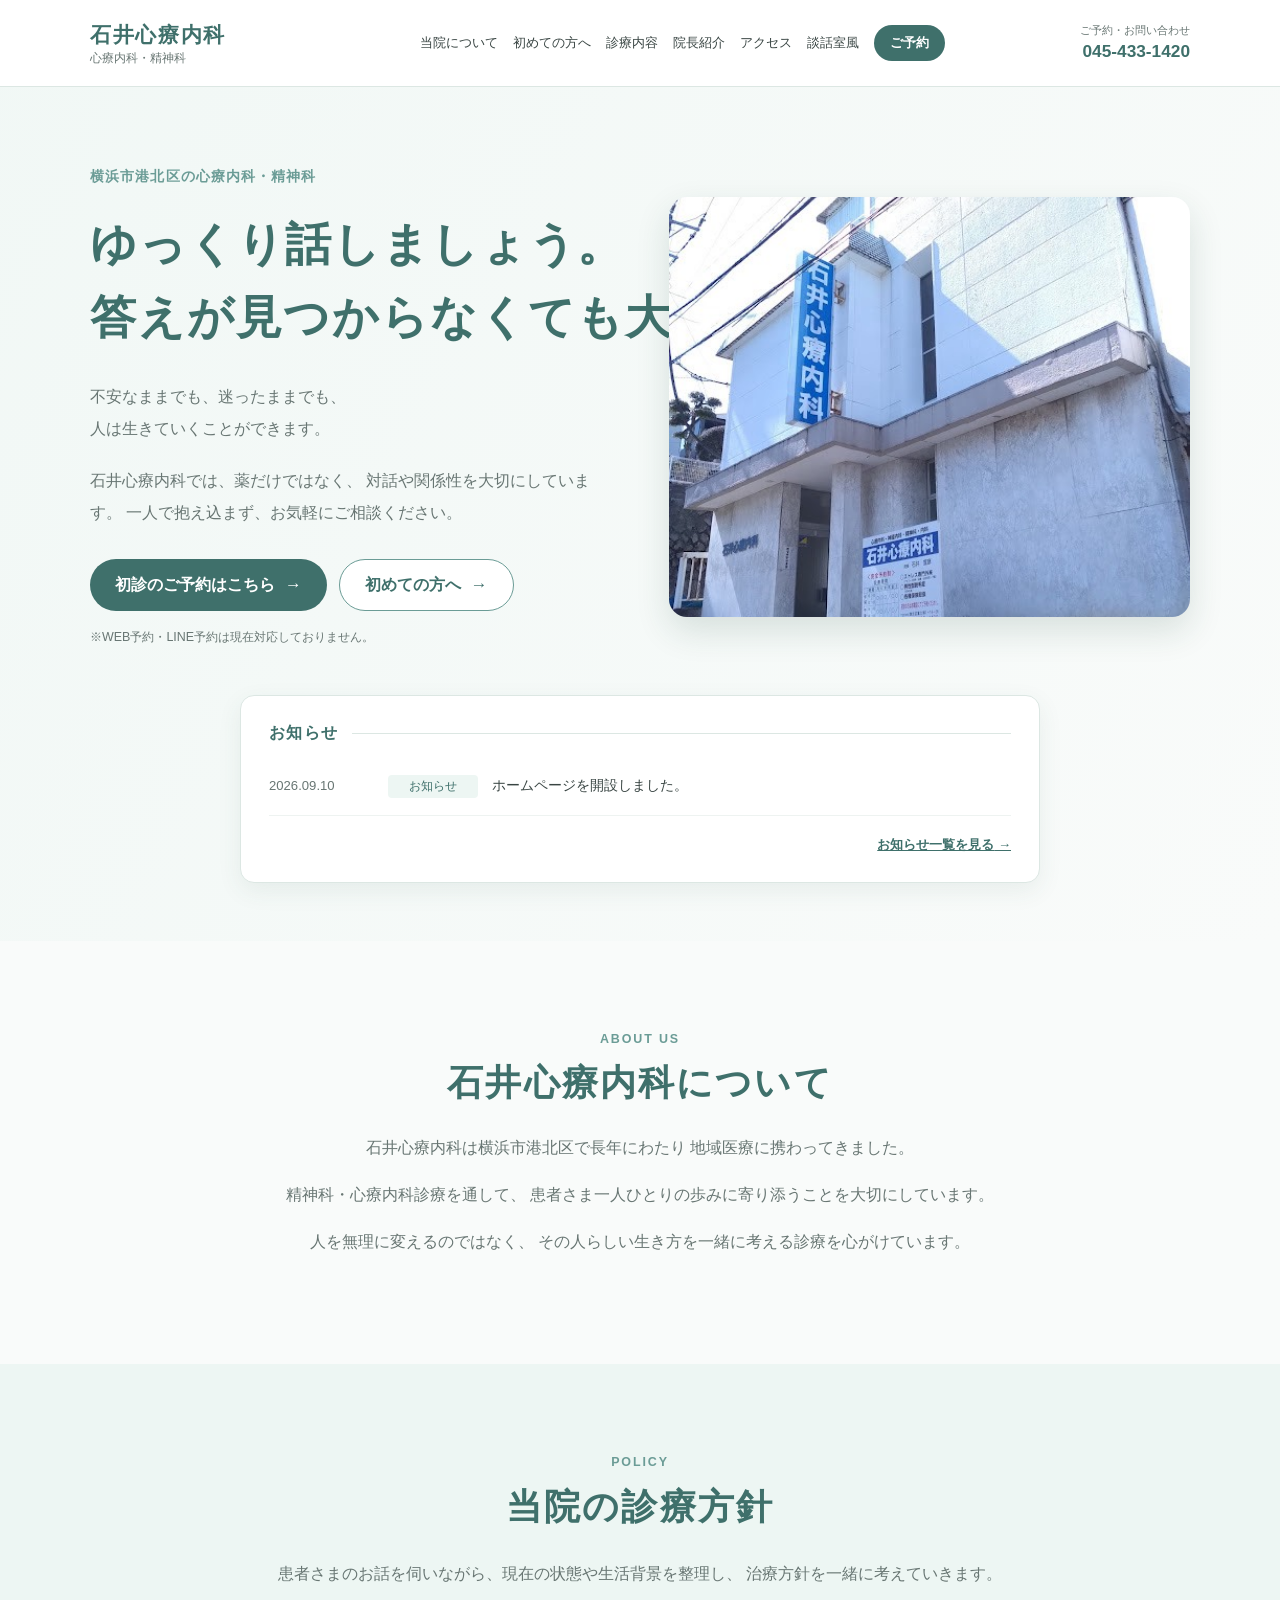
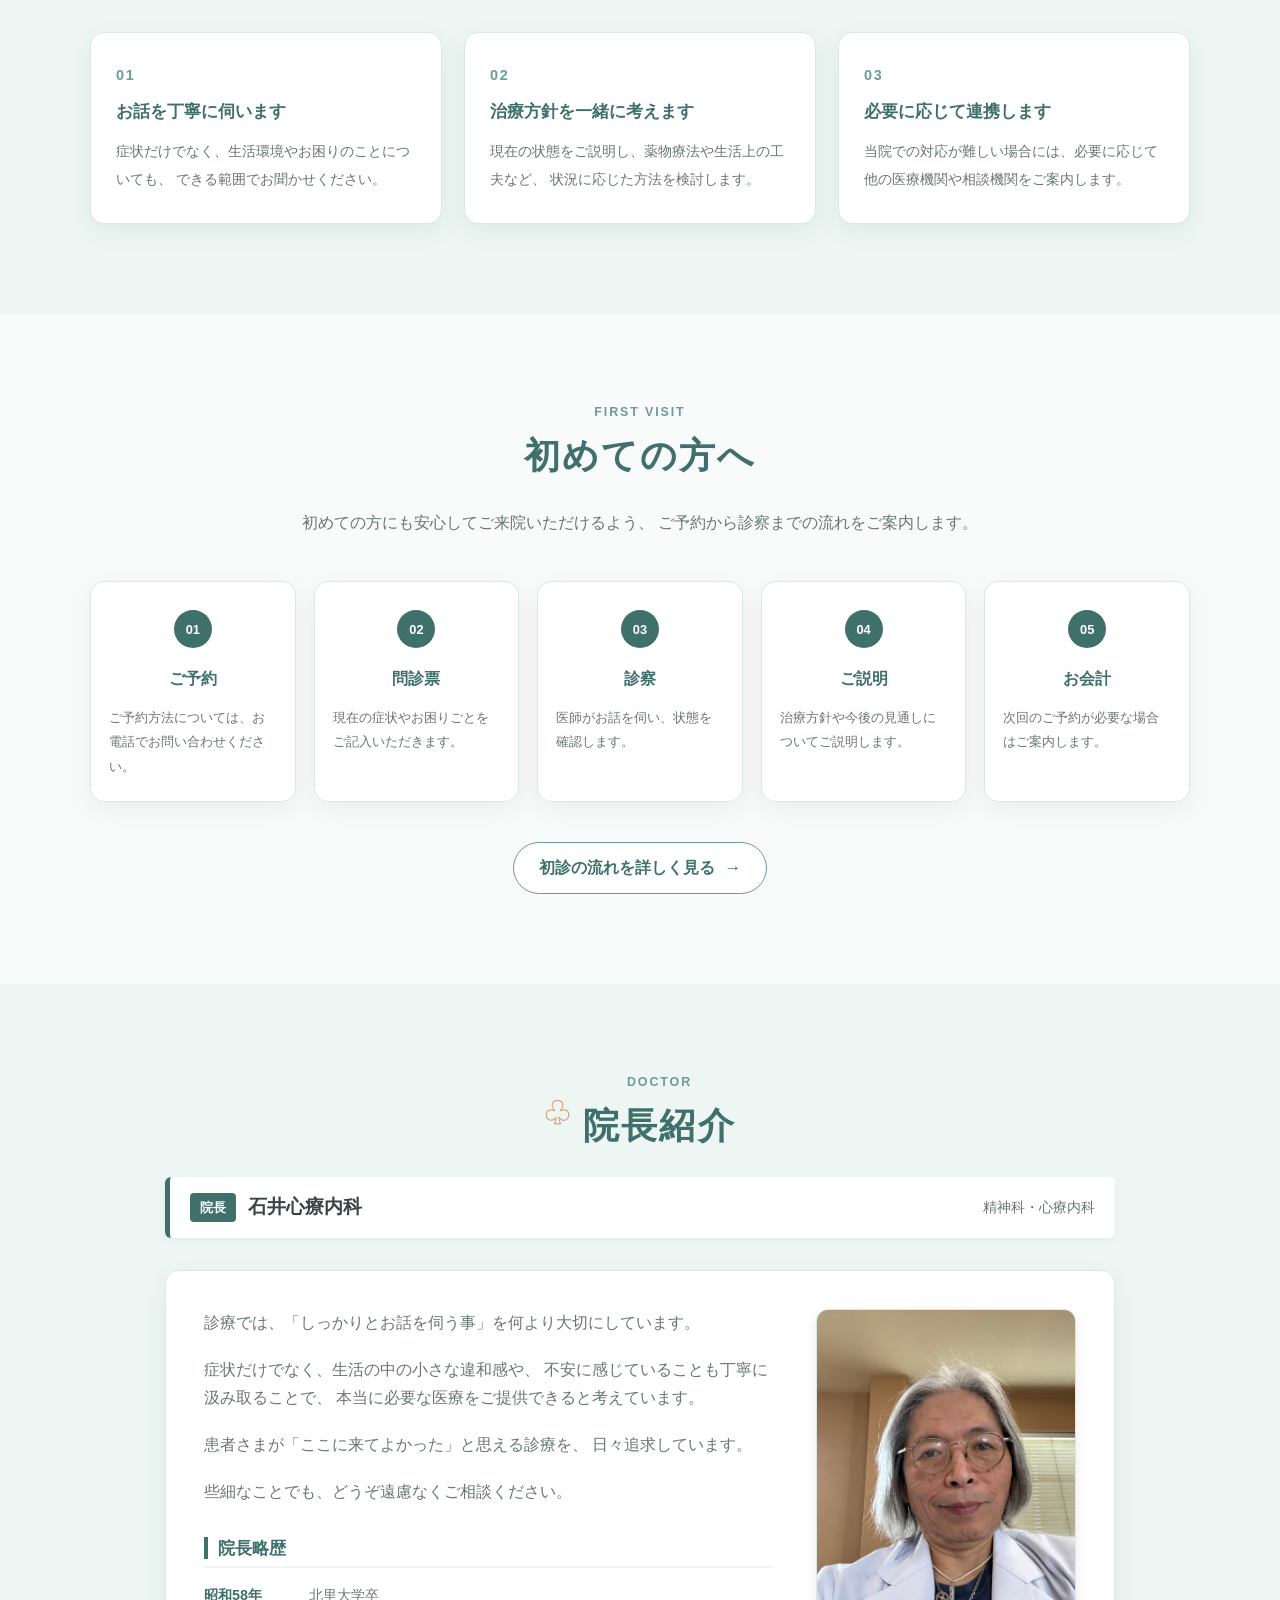
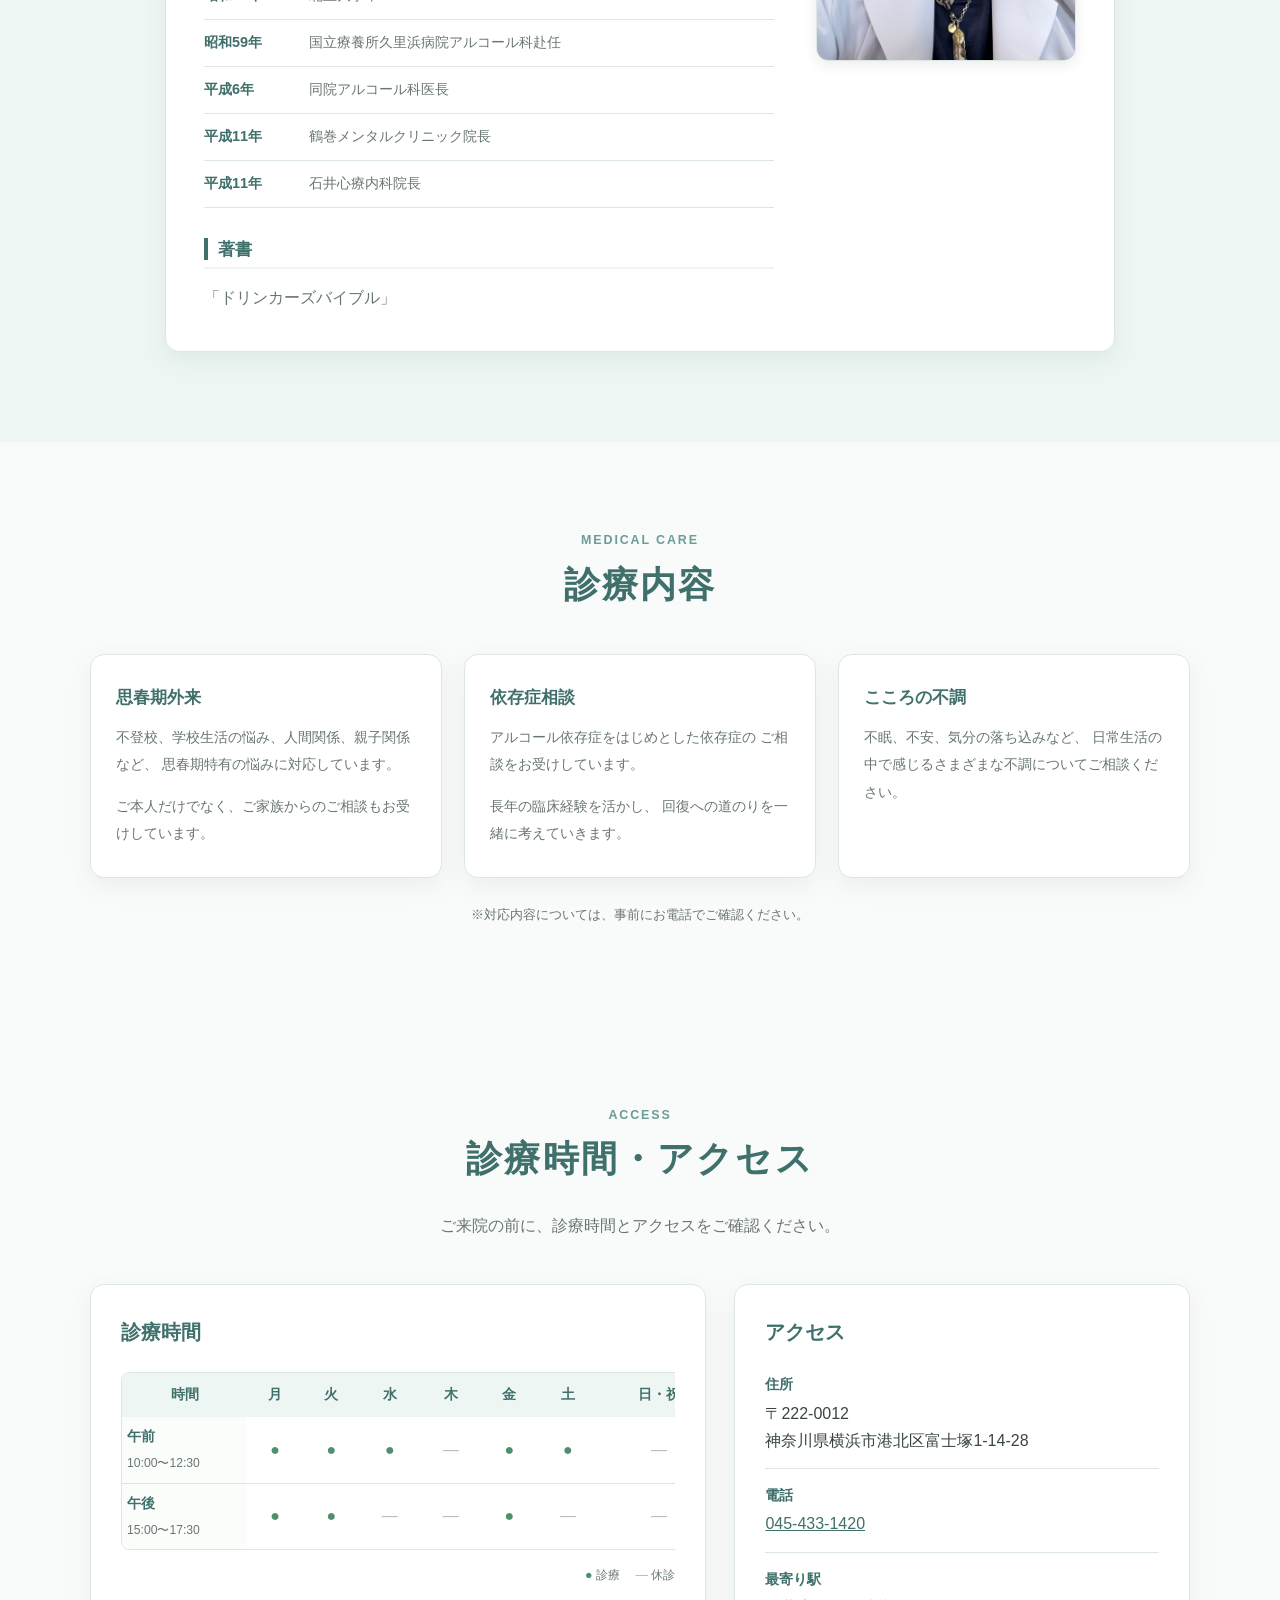
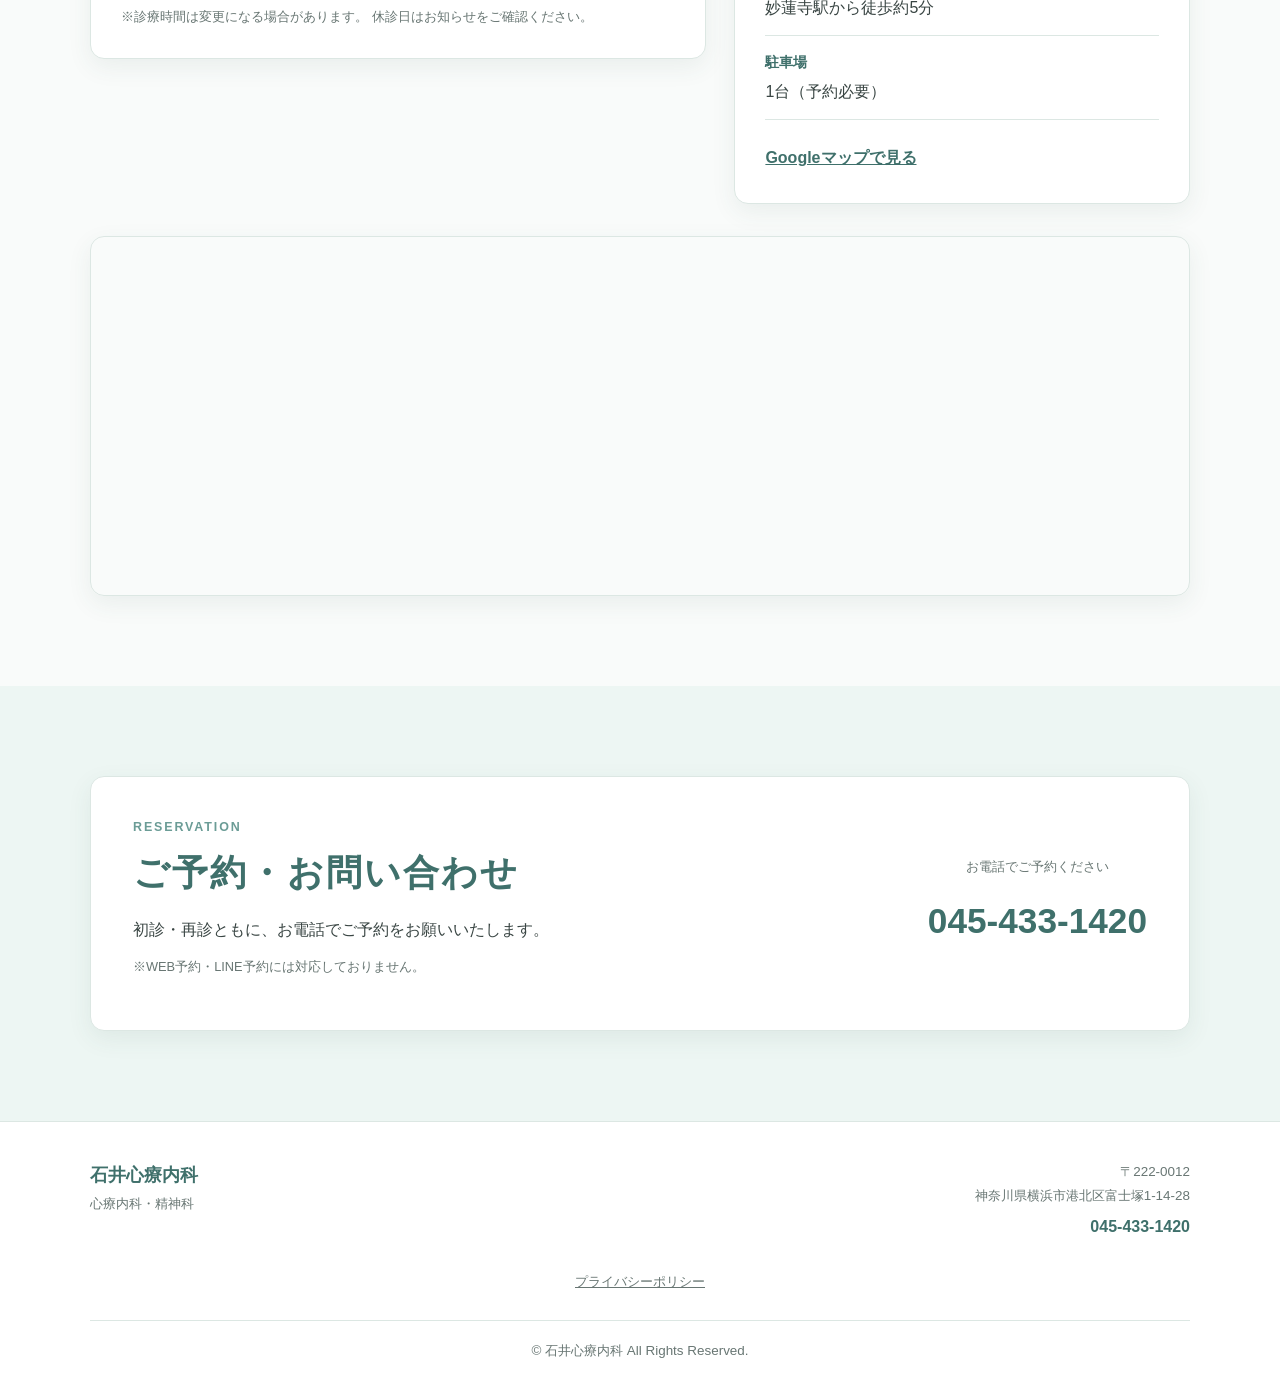
<file: index.html>
<!DOCTYPE html>
<html lang="ja">
<head>
  <meta charset="UTF-8">
  <meta name="viewport" content="width=device-width, initial-scale=1.0">

  <title>石井心療内科｜横浜市港北区の精神科・心療内科</title>

  <meta
    name="description"
    content="石井心療内科は横浜市港北区で地域医療に携わる精神科・心療内科です。患者さま一人ひとりのお話を伺い、その人らしい生き方を一緒に考える診療を心がけています。"
  >

  <!-- OGP設定 -->
  <meta property="og:type" content="website">
  <meta property="og:site_name" content="石井心療内科">
  <meta property="og:title" content="石井心療内科｜横浜市港北区の精神科・心療内科">
  <meta
    property="og:description"
    content="横浜市港北区の石井心療内科です。精神科・心療内科のご相談をお受けしています。"
  >
  <meta property="og:url" content="https://実際のドメイン.example/">
  <meta property="og:image" content="https://実際のドメイン.example/ogp.jpg">
  <meta property="og:locale" content="ja_JP">

  <meta name="twitter:card" content="summary_large_image">
  <meta name="twitter:title" content="石井心療内科｜横浜市港北区の精神科・心療内科">
  <meta
    name="twitter:description"
    content="横浜市港北区の石井心療内科です。精神科・心療内科のご相談をお受けしています。"
  >
  <meta name="twitter:image" content="https://実際のドメイン.example/ogp.jpg">

  <link rel="stylesheet" href="style.css">
</head>

<body>

  <!-- ヘッダー -->
  <header class="site-header">
    <div class="container header-inner">

      <div class="site-logo">
        <a href="index.html">
          <strong>石井心療内科</strong>
          <span>心療内科・精神科</span>
        </a>
      </div>

      <nav class="global-nav" aria-label="メインメニュー">
        <ul>
          <li><a href="#about">当院について</a></li>
          <li><a href="#first">初めての方へ</a></li>
          <li><a href="#medical">診療内容</a></li>
          <li><a href="#doctor">院長紹介</a></li>
          <li><a href="#access">アクセス</a></li>
          <li>
            <a href="danwashitsu.html">談話室風</a>
          </li>
          <li>
            <a href="#reservation" class="nav-reservation">ご予約</a>
          </li>
        </ul>
      </nav>

      <div class="header-contact">
        <span>ご予約・お問い合わせ</span>
        <a href="tel:0454331420">045-433-1420</a>
      </div>

    </div>
  </header>

  <main>

    <!-- メインビジュアル -->
    <section class="hero">
      <div class="container">

        <div class="hero-grid">

          <div class="hero-content">
            <p class="hero-label">横浜市港北区の心療内科・精神科</p>

 <h1>
  <span class="hero-heading-line">ゆっくり話しましょう。</span><br>
  <span class="hero-heading-line">答えが見つからなくても大丈夫です。</span>
</h1>
            <p class="hero-text">
              不安なままでも、迷ったままでも、<br>
              人は生きていくことができます。
            </p>

            <p class="hero-text">
              石井心療内科では、薬だけではなく、
              対話や関係性を大切にしています。
              一人で抱え込まず、お気軽にご相談ください。
            </p>

            <div class="hero-buttons">
              <a href="#reservation" class="button button-primary">
                初診のご予約はこちら
              </a>

              <a href="#first" class="button button-secondary">
                初めての方へ
              </a>
            </div>

            <p class="hero-note">
              ※WEB予約・LINE予約は現在対応しておりません。
            </p>
          </div>

          <div class="hero-image">
            <img
              src="exterior.jpg"
              alt="石井心療内科の外観"
            >
          </div>

        </div>

        <!-- お知らせ -->
        <div class="news-box" aria-labelledby="news-title">
          <div class="news-heading">
            <h2 id="news-title">お知らせ</h2>
            <span class="news-heading-line"></span>
          </div>

          <ul class="news-list">
            <li class="news-item">
              <time datetime="2026-09-10">2026.09.10</time>
              <span class="news-label">お知らせ</span>
              <p>ホームページを開設しました。</p>
            </li>
          </ul>

          <div class="news-more">
            <a href="news.html">お知らせ一覧を見る</a>
          </div>
        </div>

      </div>
    </section>

    <!-- 当院について -->
    <section class="section about-section" id="about">
      <div class="container">
        <p class="section-label">ABOUT US</p>
        <h2 class="section-title">石井心療内科について</h2>

        <div class="section-text">
          <p>
            石井心療内科は横浜市港北区で長年にわたり
            地域医療に携わってきました。
          </p>

          <p>
            精神科・心療内科診療を通して、
            患者さま一人ひとりの歩みに寄り添うことを大切にしています。
          </p>

          <p>
            人を無理に変えるのではなく、
            その人らしい生き方を一緒に考える診療を心がけています。
          </p>
        </div>
      </div>
    </section>

    <!-- 診療方針 -->
    <section class="section policy-section">
      <div class="container">
        <p class="section-label">POLICY</p>
        <h2 class="section-title">当院の診療方針</h2>

        <p class="section-lead">
          患者さまのお話を伺いながら、現在の状態や生活背景を整理し、
          治療方針を一緒に考えていきます。
        </p>

        <div class="policy-grid">

          <article class="policy-card">
            <span class="policy-number">01</span>
            <h3>お話を丁寧に伺います</h3>
            <p>
              症状だけでなく、生活環境やお困りのことについても、
              できる範囲でお聞かせください。
            </p>
          </article>

          <article class="policy-card">
            <span class="policy-number">02</span>
            <h3>治療方針を一緒に考えます</h3>
            <p>
              現在の状態をご説明し、薬物療法や生活上の工夫など、
              状況に応じた方法を検討します。
            </p>
          </article>

          <article class="policy-card">
            <span class="policy-number">03</span>
            <h3>必要に応じて連携します</h3>
            <p>
              当院での対応が難しい場合には、必要に応じて
              他の医療機関や相談機関をご案内します。
            </p>
          </article>

        </div>
      </div>
    </section>

    <!-- 初めての方へ -->
    <section class="section first-section" id="first">
      <div class="container">
        <p class="section-label">FIRST VISIT</p>
        <h2 class="section-title">初めての方へ</h2>

        <p class="section-lead">
          初めての方にも安心してご来院いただけるよう、
          ご予約から診察までの流れをご案内します。
        </p>

        <div class="flow">

          <article class="flow-item">
            <span class="flow-number">01</span>
            <h3>ご予約</h3>
            <p>ご予約方法については、お電話でお問い合わせください。</p>
          </article>

          <article class="flow-item">
            <span class="flow-number">02</span>
            <h3>問診票</h3>
            <p>現在の症状やお困りごとをご記入いただきます。</p>
          </article>

          <article class="flow-item">
            <span class="flow-number">03</span>
            <h3>診察</h3>
            <p>医師がお話を伺い、状態を確認します。</p>
          </article>

          <article class="flow-item">
            <span class="flow-number">04</span>
            <h3>ご説明</h3>
            <p>治療方針や今後の見通しについてご説明します。</p>
          </article>

          <article class="flow-item">
            <span class="flow-number">05</span>
            <h3>お会計</h3>
            <p>次回のご予約が必要な場合はご案内します。</p>
          </article>

        </div>

        <div class="center-button">
          <a href="first-visit.html" class="button button-secondary">
            初診の流れを詳しく見る
          </a>
        </div>
      </div>
    </section>

    <!-- 院長紹介 -->
    <section class="section doctor-section" id="doctor">
      <div class="container">

        <div class="doctor-heading">
          <span class="doctor-heading-icon" aria-hidden="true">♧</span>
          <div>
            <p class="section-label">DOCTOR</p>
            <h2 class="section-title">院長紹介</h2>
          </div>
        </div>

        <div class="doctor-name-bar">
          <span class="doctor-name-label">院長</span>
          <strong>石井心療内科</strong>
          <span class="doctor-specialty">精神科・心療内科</span>
        </div>

        <div class="doctor-layout">

          <div class="doctor-photo-wrap">
            <div class="doctor-photo">
              <img
                src="doctor.jpg"
                alt="石井心療内科 院長"
                loading="lazy"
              >
            </div>
          </div>

          <div class="doctor-content">

            <div class="doctor-message">
              <p>
                診療では、「しっかりとお話を伺う事」を何より大切にしています。
              </p>

              <p>
                症状だけでなく、生活の中の小さな違和感や、
                不安に感じていることも丁寧に汲み取ることで、
                本当に必要な医療をご提供できると考えています。
              </p>

              <p>
                患者さまが「ここに来てよかった」と思える診療を、
                日々追求しています。
              </p>

              <p>
                些細なことでも、どうぞ遠慮なくご相談ください。
              </p>
            </div>

            <div class="doctor-subheading">
              <h3>院長略歴</h3>
            </div>

            <div class="doctor-career">
              <div class="career-row">
                <span class="career-year">昭和58年</span>
                <span>北里大学卒</span>
              </div>

              <div class="career-row">
                <span class="career-year">昭和59年</span>
                <span>国立療養所久里浜病院アルコール科赴任</span>
              </div>

              <div class="career-row">
                <span class="career-year">平成6年</span>
                <span>同院アルコール科医長</span>
              </div>

              <div class="career-row">
                <span class="career-year">平成11年</span>
                <span>鶴巻メンタルクリニック院長</span>
              </div>

              <div class="career-row">
                <span class="career-year">平成11年</span>
                <span>石井心療内科院長</span>
              </div>
            </div>

            <div class="doctor-subheading book-heading">
              <h3>著書</h3>
            </div>

            <p class="doctor-book">
              「ドリンカーズバイブル」
            </p>

          </div>
        </div>
      </div>
    </section>

    <!-- 診療内容 -->
    <section class="section medical-section" id="medical">
      <div class="container">
        <p class="section-label">MEDICAL CARE</p>
        <h2 class="section-title">診療内容</h2>

        <div class="medical-grid">

          <article class="medical-card">
            <h3>思春期外来</h3>
            <p>
              不登校、学校生活の悩み、人間関係、親子関係など、
              思春期特有の悩みに対応しています。
            </p>
            <p>
              ご本人だけでなく、ご家族からのご相談もお受けしています。
            </p>
          </article>

          <article class="medical-card">
            <h3>依存症相談</h3>
            <p>
              アルコール依存症をはじめとした依存症の
              ご相談をお受けしています。
            </p>
            <p>
              長年の臨床経験を活かし、
              回復への道のりを一緒に考えていきます。
            </p>
          </article>

          <article class="medical-card">
            <h3>こころの不調</h3>
            <p>
              不眠、不安、気分の落ち込みなど、
              日常生活の中で感じるさまざまな不調についてご相談ください。
            </p>
          </article>

        </div>

        <p class="medical-note">
          ※対応内容については、事前にお電話でご確認ください。
        </p>
      </div>
    </section>

    <!-- 診療時間・アクセス -->
    <section class="section access-section" id="access">
      <div class="container">

        <p class="section-label">ACCESS</p>
        <h2 class="section-title">診療時間・アクセス</h2>

        <p class="section-lead">
          ご来院の前に、診療時間とアクセスをご確認ください。
        </p>

        <div class="clinic-info">

          <!-- 診療時間 -->
          <div class="info-card">
            <h3>診療時間</h3>

            <div class="table-wrap">
              <table class="hours-table">
                <caption class="visually-hidden">
                  石井心療内科の診療時間
                </caption>

                <thead>
                  <tr>
                    <th scope="col">時間</th>
                    <th scope="col">月</th>
                    <th scope="col">火</th>
                    <th scope="col">水</th>
                    <th scope="col">木</th>
                    <th scope="col">金</th>
                    <th scope="col">土</th>
                    <th scope="col">日・祝</th>
                  </tr>
                </thead>

                <tbody>
                  <tr>
                    <th scope="row">
                      <span class="period-name">午前</span>
                      <span class="period-time">10:00〜12:30</span>
                    </th>
                    <td>●</td>
                    <td>●</td>
                    <td>●</td>
                    <td class="closed">—</td>
                    <td>●</td>
                    <td>●</td>
                    <td class="closed">—</td>
                  </tr>

                  <tr>
                    <th scope="row">
                      <span class="period-name">午後</span>
                      <span class="period-time">15:00〜17:30</span>
                    </th>
                    <td>●</td>
                    <td>●</td>
                    <td class="closed">—</td>
                    <td class="closed">—</td>
                    <td>●</td>
                    <td class="closed">—</td>
                    <td class="closed">—</td>
                  </tr>
                </tbody>
              </table>
            </div>

            <p class="hours-legend">
              <span class="open-mark">●</span> 診療　
              <span class="closed-mark">—</span> 休診
            </p>

            <p class="table-note">
              ※診療時間は変更になる場合があります。
              休診日はお知らせをご確認ください。
            </p>
          </div>

          <!-- アクセス -->
          <div class="info-card">
            <h3>アクセス</h3>

            <ul class="access-list">
              <li>
                <strong>住所</strong>
                <span>
                  〒222-0012<br>
                  神奈川県横浜市港北区富士塚1-14-28
                </span>
              </li>

              <li>
                <strong>電話</strong>
                <a href="tel:0454331420">045-433-1420</a>
              </li>

              <li>
                <strong>最寄り駅</strong>
                <span>妙蓮寺駅から徒歩約5分</span>
              </li>

              <li>
                <strong>駐車場</strong>
                <span>1台（予約必要）</span>
              </li>
            </ul>

            <a
              href="https://www.google.com/maps/search/?api=1&amp;query=神奈川県横浜市港北区富士塚1-14-28"
              class="map-link"
              target="_blank"
              rel="noopener noreferrer"
            >
              Googleマップで見る
            </a>
          </div>

        </div>

        <!-- 地図 -->
        <div class="clinic-map-wrap">
          <iframe
            src="https://www.google.com/maps/embed?pb=!1m18!1m12!1m3!1d10924.898500518539!2d139.6306958219644!3d35.50448205517649!2m3!1f0!2f0!3f0!3m2!1i1024!2i768!4f13.1!3m3!1m2!1s0x60185e954b4b5c3b%3A0x1f6b4f3c7ad97086!2z44CSMjIyLTAwMTIg56We5aWI5bed55yM5qiq5rWc5biC5riv5YyX5Yy65a-M5aOr5aGa77yR5LiB55uu77yR77yU4oiS77yS77yY!5e0!3m2!1sja!2sjp!4v1789283203711!5m2!1sja!2sjp"
            title="石井心療内科の所在地"
            loading="lazy"
            allowfullscreen
            referrerpolicy="strict-origin-when-cross-origin"
          ></iframe>
        </div>

      </div>
    </section>

    <!-- ご予約 -->
    <section class="section reservation-section" id="reservation">
      <div class="container">

        <div class="reservation-box">
          <div>
            <p class="section-label">RESERVATION</p>
            <h2 class="section-title">ご予約・お問い合わせ</h2>

            <p>
              初診・再診ともに、お電話でご予約をお願いいたします。
            </p>

            <p class="reservation-note">
              ※WEB予約・LINE予約には対応しておりません。
            </p>
          </div>

          <div class="reservation-contact">
            <p>お電話でご予約ください</p>
            <a href="tel:0454331420" class="reservation-tel">
              045-433-1420
            </a>
          </div>
        </div>

      </div>
    </section>

  </main>

  <!-- フッター -->
  <footer class="site-footer">
    <div class="container">

      <div class="footer-inner">
        <div>
          <strong>石井心療内科</strong>
          <p>心療内科・精神科</p>
        </div>

        <div class="footer-contact">
          <p>〒222-0012</p>
          <p>神奈川県横浜市港北区富士塚1-14-28</p>
          <a href="tel:0454331420">045-433-1420</a>
        </div>
      </div>

      <div class="footer-links">
        <a href="privacy-policy.html">プライバシーポリシー</a>
      </div>

      <p class="copyright">
        &copy; 石井心療内科 All Rights Reserved.
      </p>

    </div>
  </footer>

  <!-- スマートフォン用電話ボタン -->
  <a href="tel:0454331420" class="mobile-call-button">
    <span aria-hidden="true">☎</span>
    電話で予約する
  </a>

</body>
</html>
</file>
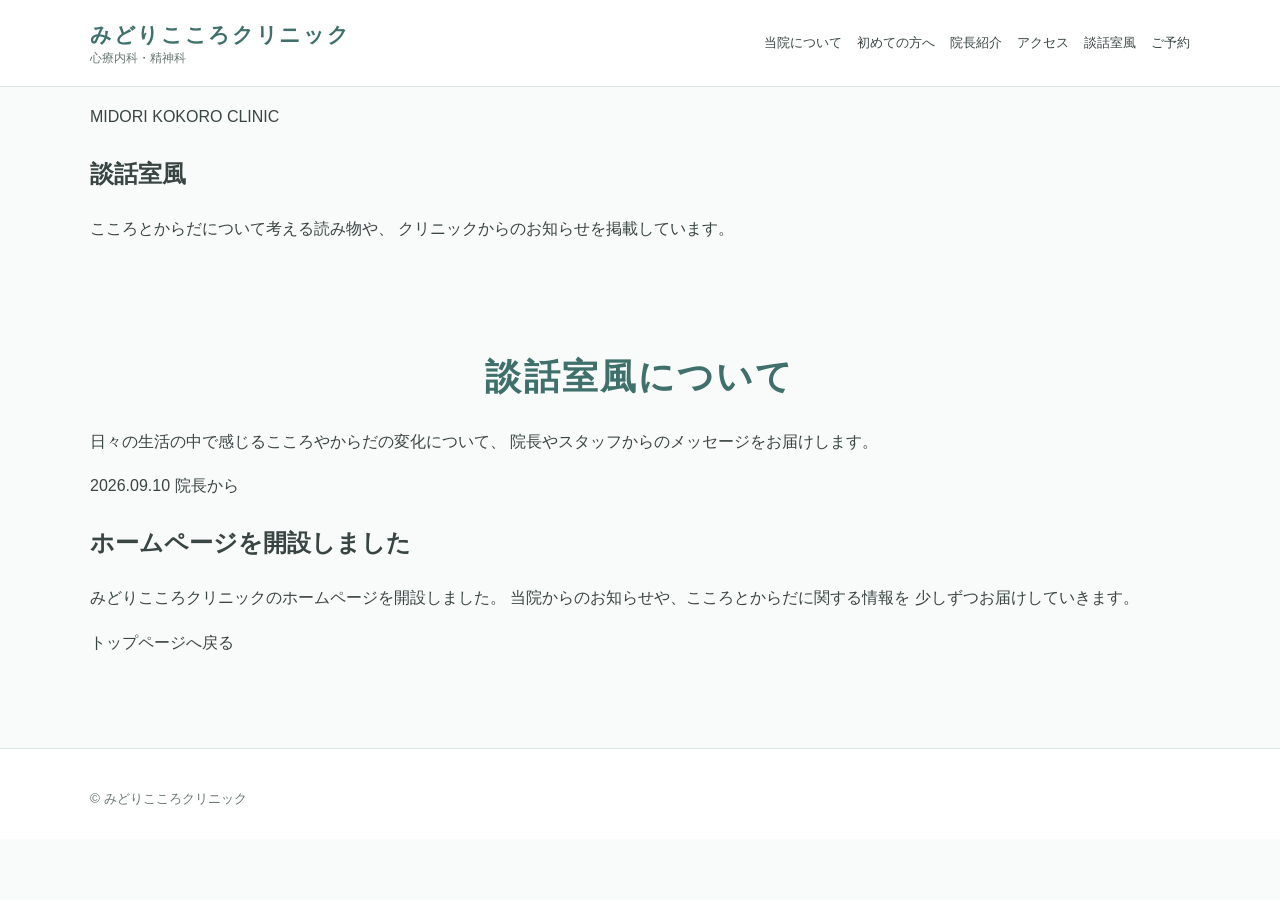
<file: danwashitu huu.html>
<!DOCTYPE html>

<html lang="ja">

<head>

  <meta charset="UTF-8">

  <meta name="viewport" content="width=device-width, initial-scale=1.0">



  <title>談話室風｜みどりこころクリニック</title>



  <meta

    name="description"

    content="みどりこころクリニックの談話室風。こころとからだに関する読み物や、院内からのお知らせを掲載しています。"

  >



  <link rel="stylesheet" href="style.css">

</head>



<body>



  <!-- ヘッダー -->

  <header class="site-header">

    <div class="container">

      <div class="site-logo">

        <a href="index.html">

          <strong>みどりこころクリニック</strong>

          <span>心療内科・精神科</span>

        </a>

      </div>



      <nav class="global-nav" aria-label="メインメニュー">

        <ul>

          <li><a href="index.html#about">当院について</a></li>

          <li><a href="first-visit.html">初めての方へ</a></li>

          <li><a href="index.html#doctor">院長紹介</a></li>

          <li><a href="index.html#access">アクセス</a></li>



          <li class="nav-talk-room">

            <a href="danwashitsu.html" aria-current="page">

              談話室風

            </a>

          </li>



          <li><a href="index.html#reservation">ご予約</a></li>

        </ul>

      </nav>

    </div>

  </header>



  <main>



    <!-- ページタイトル -->

    <section class="page-hero">

      <div class="container">

        <p class="page-label">MIDORI KOKORO CLINIC</p>



        <h1 class="page-title">談話室風</h1>



        <p class="page-lead">

          こころとからだについて考える読み物や、

          クリニックからのお知らせを掲載しています。

        </p>

      </div>

    </section>



    <!-- 談話室風の内容 -->

    <section class="section talk-room-section">

      <div class="container narrow-container">



        <div class="talk-room-intro">

          <h2 class="section-title">談話室風について</h2>



          <p>

            日々の生活の中で感じるこころやからだの変化について、

            院長やスタッフからのメッセージをお届けします。

          </p>

        </div>



        <div class="talk-list">



          <!-- 記事1 -->

          <article class="talk-card">

            <div class="talk-card-meta">

              <time datetime="2026-09-10">2026.09.10</time>

              <span class="talk-card-label">院長から</span>

            </div>



            <h2>ホームページを開設しました</h2>



            <p>

              みどりこころクリニックのホームページを開設しました。

              当院からのお知らせや、こころとからだに関する情報を

              少しずつお届けしていきます。

            </p>

          </article>



          <!-- 今後、記事を追加する場合はこの下に追加 -->

          <!--

          <article class="talk-card">

            <div class="talk-card-meta">

              <time datetime="2026-09-20">2026.09.20</time>

              <span class="talk-card-label">こころの話</span>

            </div>



            <h2>記事のタイトル</h2>



            <p>

              ここに記事の本文を入れます。

            </p>

          </article>

          -->



        </div>



        <div class="back-home">

          <a href="index.html">トップページへ戻る</a>

        </div>



      </div>

    </section>



  </main>



  <!-- フッター -->

  <footer class="site-footer">

    <div class="container">

      <p>

        © みどりこころクリニック

      </p>

    </div>

  </footer>



</body>

</html>
</file>
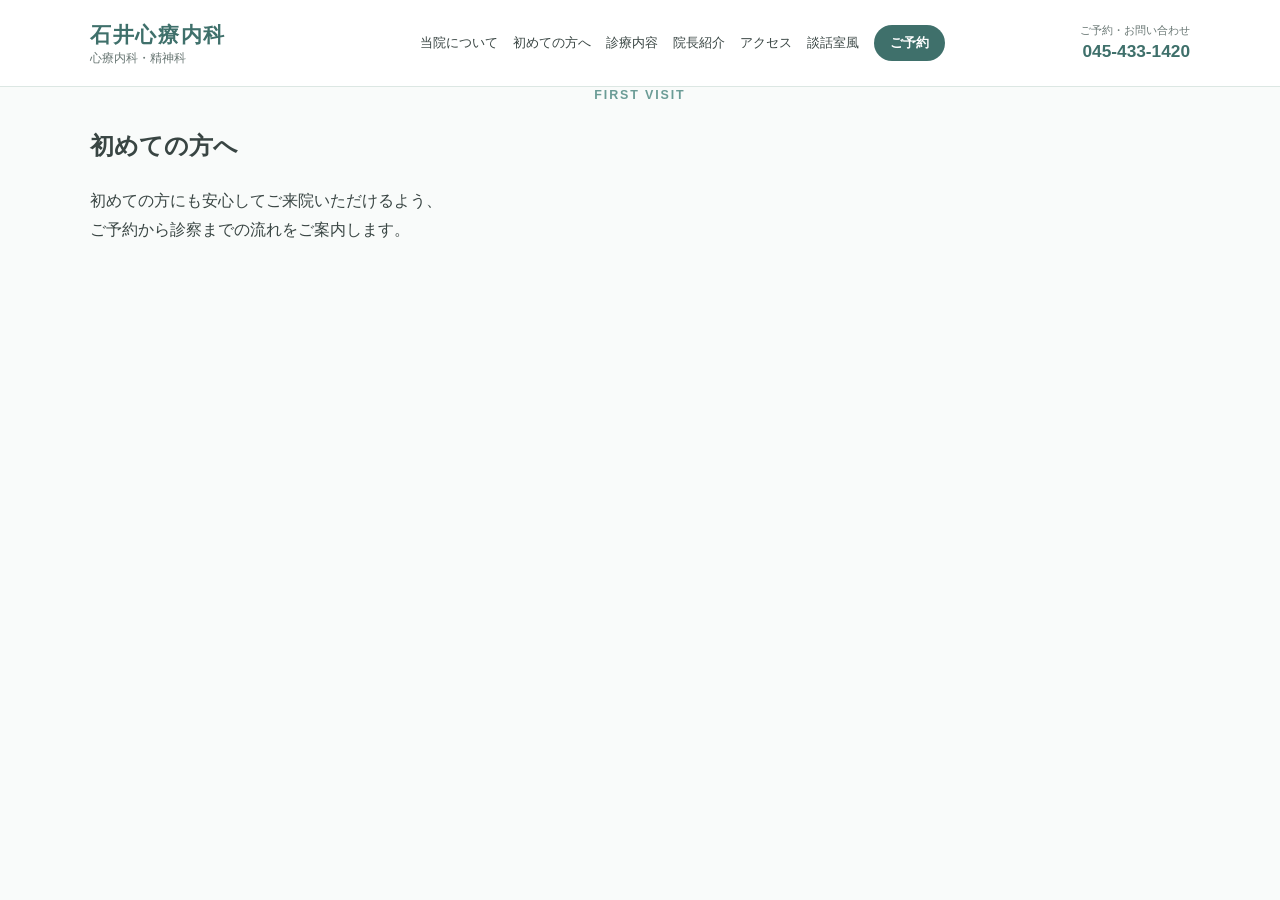
<file: first-visit.html>
<!DOCTYPE html>
<html lang="ja">
<head>
  <meta charset="UTF-8">
  <meta name="viewport" content="width=device-width, initial-scale=1.0">

  <title>初めての方へ｜石井心療内科</title>

  <meta
    name="description"
    content="石井心療内科を初めて受診される方へ。ご予約から問診、診察、お会計までの流れをご案内します。"
  >

  <meta property="og:type" content="website">
  <meta property="og:site_name" content="石井心療内科">
  <meta property="og:title" content="初めての方へ｜石井心療内科">
  <meta
    property="og:description"
    content="石井心療内科の初診の流れをご案内します。"
  >
  <meta property="og:url" content="https://実際のドメイン.example/first-visit.html">

  <link rel="stylesheet" href="style.css">
</head>

<body>

  <!-- ヘッダー -->
  <header class="site-header">
    <div class="container header-inner">

      <div class="site-logo">
        <a href="index.html">
          <strong>石井心療内科</strong>
          <span>心療内科・精神科</span>
        </a>
      </div>

      <nav class="global-nav" aria-label="メインメニュー">
        <ul>
          <li><a href="index.html#about">当院について</a></li>
          <li><a href="first-visit.html">初めての方へ</a></li>
          <li><a href="index.html#medical">診療内容</a></li>
          <li><a href="index.html#doctor">院長紹介</a></li>
          <li><a href="index.html#access">アクセス</a></li>
          <li><a href="danwashitsu.html">談話室風</a></li>
          <li>
            <a href="index.html#reservation" class="nav-reservation">
              ご予約
            </a>
          </li>
        </ul>
      </nav>

      <div class="header-contact">
        <span>ご予約・お問い合わせ</span>
        <a href="tel:0454331420">045-433-1420</a>
      </div>

    </div>
  </header>

  <main>

    <!-- ページタイトル -->
    <section class="subpage-hero">
      <div class="container">
        <p class="section-label">FIRST VISIT</p>
        <h1 class="subpage-title">初めての方へ</h1>

        <p class="subpage-lead">
          初めての方にも安心してご来院いただけるよう、<br>
          ご予約から診察までの流れをご案内します。
        </p>
      </div>
    </section>

    <!-- パンくず風ナビゲーション -->
    <div class="breadcrumb-wrap">
      <div class="container">
        <nav class="breadcrumb" aria-label="パンくずリ
</file>
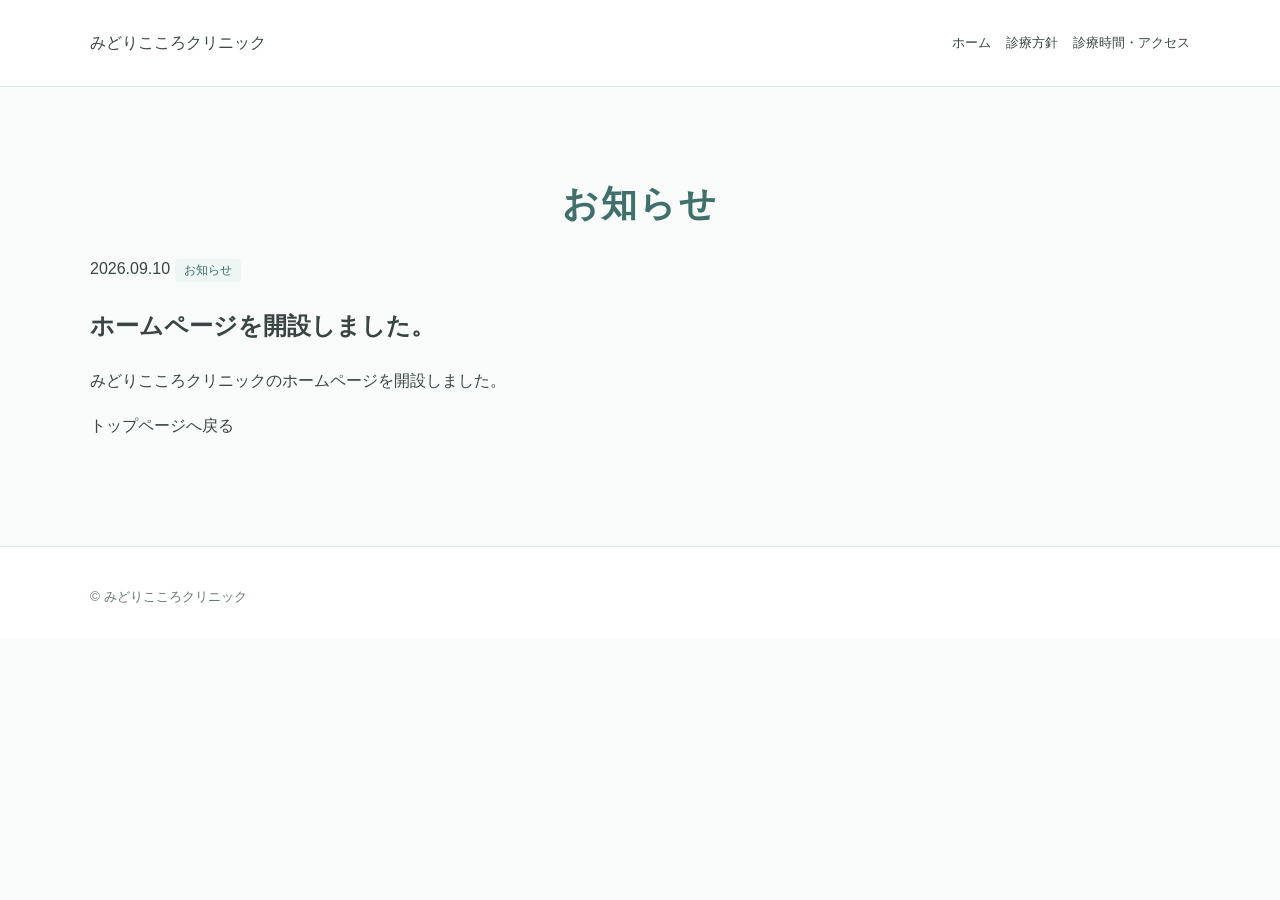
<file: news.html>
<!DOCTYPE html>

<html lang="ja">

<head>

  <meta charset="UTF-8">

  <meta name="viewport" content="width=device-width, initial-scale=1.0">

  <title>お知らせ｜みどりこころクリニック</title>

  <link rel="stylesheet" href="style.css">

</head>



<body>



  <header class="site-header">

    <div class="container">

      <a href="index.html" class="site-logo">

        みどりこころクリニック

      </a>



      <nav class="global-nav" aria-label="メインメニュー">

        <ul>

          <li><a href="index.html">ホーム</a></li>

          <li><a href="index.html#policy">診療方針</a></li>

          <li><a href="index.html#access">診療時間・アクセス</a></li>

        </ul>

      </nav>

    </div>

  </header>



  <main>

    <section class="section">

      <div class="container narrow-container">



        <h1 class="section-title">お知らせ</h1>



        <div class="news-archive">



          <article class="news-archive-item">

            <div class="news-archive-meta">

              <time datetime="2026-09-10">2026.09.10</time>

              <span class="news-label">お知らせ</span>

            </div>



            <h2>ホームページを開設しました。</h2>



            <p>

              みどりこころクリニックのホームページを開設しました。

            </p>

          </article>



        </div>



        <p class="back-home">

          <a href="index.html">トップページへ戻る</a>

        </p>



      </div>

    </section>

  </main>



  <footer class="site-footer">

    <div class="container">

      <p>&copy; みどりこころクリニック</p>

    </div>

  </footer>



</body>

</html>
</file>
<file: style.css>
:root {
  --main-color: #6b9c96;
  --main-dark: #3f706b;
  --sub-color: #edf6f3;
  --accent-color: #d99b72;
  --text-color: #394543;
  --light-text: #687673;
  --border-color: #dce7e3;
  --white: #ffffff;
  --background: #f9fbfa;
  --shadow: 0 8px 24px rgba(46, 88, 79, 0.08);
  --radius: 14px;
}

/* =========================
   基本設定
========================= */

* {
  box-sizing: border-box;
}

html {
  scroll-behavior: smooth;
  overflow-x: hidden;
}

body {
  margin: 0;
  color: var(--text-color);
  background: var(--background);
  font-family:
    -apple-system,
    BlinkMacSystemFont,
    "Hiragino Kaku Gothic ProN",
    "Hiragino Sans",
    "Yu Gothic",
    "Meiryo",
    sans-serif;
  font-size: 16px;
  line-height: 1.8;
  overflow-x: hidden;
}

a {
  color: inherit;
  text-decoration: none;
}

a:hover {
  opacity: 0.78;
}

a:focus-visible,
button:focus-visible {
  outline: 3px solid #f0a66e;
  outline-offset: 3px;
}

img {
  display: block;
  max-width: 100%;
  height: auto;
}

.container {
  width: min(1100px, calc(100% - 40px));
  margin: 0 auto;
}

.section {
  padding: 90px 0;
}

.policy-section,
.doctor-section,
.reservation-section {
  background: var(--sub-color);
}

.section-label {
  margin: 0 0 8px;
  color: var(--main-color);
  font-size: 0.78rem;
  font-weight: bold;
  letter-spacing: 0.15em;
  line-height: 1.4;
  text-align: center;
}

.section-title {
  margin: 0 0 24px;
  color: var(--main-dark);
  font-size: clamp(1.7rem, 3vw, 2.25rem);
  letter-spacing: 0.06em;
  line-height: 1.5;
  text-align: center;
}

.section-lead {
  max-width: 780px;
  margin: 0 auto 18px;
  color: var(--light-text);
  line-height: 2;
  text-align: center;
}

.section-text {
  max-width: 760px;
  margin: 0 auto;
  color: var(--light-text);
  text-align: center;
}

.section-text p {
  margin: 0 0 18px;
}

.visually-hidden {
  position: absolute;
  width: 1px;
  height: 1px;
  padding: 0;
  margin: -1px;
  overflow: hidden;
  clip: rect(0, 0, 0, 0);
  white-space: nowrap;
  border: 0;
}

/* =========================
   ヘッダー
========================= */

.site-header {
  position: relative;
  z-index: 10;
  background: var(--white);
  border-bottom: 1px solid var(--border-color);
}

.site-header .container {
  display: flex;
  align-items: center;
  justify-content: space-between;
  gap: 20px;
  min-height: 86px;
}

.site-logo {
  flex-shrink: 0;
}

.site-logo a {
  display: flex;
  flex-direction: column;
  line-height: 1.4;
}

.site-logo strong {
  color: var(--main-dark);
  font-size: 1.3rem;
  letter-spacing: 0.08em;
  white-space: nowrap;
}

.site-logo span {
  color: var(--light-text);
  font-size: 0.72rem;
  white-space: nowrap;
}

.global-nav {
  margin-left: auto;
}

.global-nav ul {
  display: flex;
  align-items: center;
  gap: 15px;
  margin: 0;
  padding: 0;
  list-style: none;
}

.global-nav a {
  display: block;
  padding: 8px 0;
  color: var(--text-color);
  font-size: 0.84rem;
  line-height: 1.4;
  white-space: nowrap;
}

.global-nav a:hover {
  color: var(--main-color);
  opacity: 1;
}

/* ヘッダー内の予約ボタン */

.global-nav .nav-reservation {
  padding: 9px 16px;
  color: var(--white);
  background: var(--main-dark);
  border-radius: 999px;
  font-size: 0.82rem;
  font-weight: bold;
  white-space: nowrap;
  transition:
    background-color 0.2s ease,
    transform 0.2s ease,
    box-shadow 0.2s ease;
}

.global-nav .nav-reservation:hover {
  color: var(--white);
  background: #315e59;
  opacity: 1;
  transform: translateY(-1px);
  box-shadow: 0 5px 12px rgba(63, 112, 107, 0.18);
}

/* ヘッダー予約ボタンには矢印を付けない */

.global-nav .nav-reservation::after {
  content: none;
}

/* ヘッダー電話番号の改行防止 */

.header-contact {
  display: flex;
  flex-shrink: 0;
  flex-direction: column;
  min-width: 225px;
  color: var(--light-text);
  text-align: right;
  line-height: 1.4;
  white-space: nowrap;
}

.header-contact span,
.header-contact a {
  white-space: nowrap;
}

.header-contact span {
  font-size: 0.68rem;
}

.header-contact a {
  color: var(--main-dark);
  font-size: 1.08rem;
  font-weight: bold;
}

/* =========================
   メインビジュアル
========================= */

.hero {
  padding: 78px 0 58px;
  background:
    linear-gradient(
      120deg,
      rgba(237, 246, 243, 0.65),
      rgba(249, 251, 250, 0.95)
    );
}

.hero-grid {
  display: grid;
  grid-template-columns: minmax(0, 1fr) minmax(0, 1fr);
  align-items: center;
  gap: 58px;
}

.hero-content {
  min-width: 0;
}

.hero-label {
  margin: 0 0 18px;
  color: var(--main-color);
  font-size: 0.86rem;
  font-weight: bold;
  letter-spacing: 0.08em;
}

.hero h1 {
  margin: 0 0 26px;
  color: var(--main-dark);
  font-size: clamp(1.8rem, 3.6vw, 3rem);
  letter-spacing: 0.04em;
  line-height: 1.6;
}

.hero-text {
  margin: 0 0 20px;
  color: var(--light-text);
  line-height: 2;
}

.hero-buttons {
  display: flex;
  flex-wrap: wrap;
  gap: 12px;
  margin-top: 30px;
}

/* 共通ボタン */

.button {
  display: inline-flex;
  align-items: center;
  justify-content: center;
  min-height: 52px;
  padding: 12px 25px;
  border-radius: 999px;
  font-weight: bold;
  line-height: 1.4;
  text-align: center;
  white-space: nowrap;
  transition:
    transform 0.2s ease,
    box-shadow 0.2s ease,
    opacity 0.2s ease;
}

.button:hover {
  opacity: 1;
  transform: translateY(-2px);
  box-shadow: 0 7px 15px rgba(63, 112, 107, 0.16);
}

.button-primary {
  color: var(--white);
  background: var(--main-dark);
}

.button-primary:hover {
  color: var(--white);
  background: #315e59;
}

/* セカンダリーボタン */

.button-secondary {
  color: var(--main-dark);
  background: var(--white);
  border: 1px solid var(--main-color);
}

.button-secondary:hover {
  color: var(--main-dark);
  background: var(--sub-color);
}

/* ボタンの矢印 */

.button::after {
  content: "→";
  display: inline-block;
  margin-left: 10px;
  font-size: 1.05em;
  transition: transform 0.2s ease;
}

.button:hover::after {
  transform: translateX(4px);
}

.hero-note {
  margin: 15px 0 0;
  color: var(--light-text);
  font-size: 0.78rem;
}

.hero-image {
  width: 100%;
  overflow: hidden;
  border-radius: 18px;
  box-shadow: 0 14px 34px rgba(30, 70, 55, 0.14);
}

.hero-image img {
  width: 100%;
  height: 420px;
  object-fit: cover;
  object-position: center center;
}

/* =========================
   お知らせ
========================= */

.news-box {
  max-width: 800px;
  margin: 46px auto 0;
  padding: 23px 28px;
  background: var(--white);
  border: 1px solid var(--border-color);
  border-radius: var(--radius);
  box-shadow: var(--shadow);
}

.news-heading {
  display: flex;
  align-items: center;
  gap: 14px;
  margin-bottom: 14px;
}

.news-heading h2 {
  flex-shrink: 0;
  margin: 0;
  color: var(--main-dark);
  font-size: 1rem;
  letter-spacing: 0.08em;
}

.news-heading-line {
  flex: 1;
  height: 1px;
  background: var(--border-color);
}

.news-list {
  margin: 0;
  padding: 0;
  list-style: none;
}

.news-item {
  display: grid;
  grid-template-columns: 105px 90px minmax(0, 1fr);
  align-items: center;
  gap: 14px;
  padding-top: 12px;
}

.news-item time {
  color: var(--light-text);
  font-size: 0.82rem;
  white-space: nowrap;
}

.news-label {
  display: inline-block;
  padding: 3px 9px;
  color: var(--main-dark);
  background: var(--sub-color);
  border-radius: 4px;
  font-size: 0.72rem;
  line-height: 1.5;
  text-align: center;
  white-space: nowrap;
}

.news-item p {
  margin: 0;
  font-size: 0.88rem;
}

.news-more {
  margin-top: 16px;
  padding-top: 14px;
  border-top: 1px solid #eef3f1;
  text-align: right;
}

.news-more a {
  color: var(--main-dark);
  font-size: 0.82rem;
  font-weight: bold;
  text-decoration: underline;
}

.news-more a::after {
  content: " →";
}

/* =========================
   診療方針
========================= */

.policy-grid,
.medical-grid {
  display: grid;
  grid-template-columns: repeat(3, minmax(0, 1fr));
  gap: 22px;
  margin-top: 42px;
}

.policy-card,
.medical-card {
  padding: 30px 25px;
  background: var(--white);
  border: 1px solid var(--border-color);
  border-radius: var(--radius);
  box-shadow: var(--shadow);
  transition:
    transform 0.2s ease,
    box-shadow 0.2s ease;
}

.policy-card:hover,
.medical-card:hover {
  transform: translateY(-4px);
  box-shadow: 0 12px 28px rgba(46, 88, 79, 0.13);
}

.policy-number {
  display: block;
  margin-bottom: 10px;
  color: var(--main-color);
  font-size: 0.9rem;
  font-weight: bold;
  letter-spacing: 0.12em;
}

.policy-card h3,
.medical-card h3 {
  margin: 0 0 14px;
  color: var(--main-dark);
  font-size: 1.06rem;
  line-height: 1.5;
}

.policy-card p,
.medical-card p {
  margin: 0;
  color: var(--light-text);
  font-size: 0.9rem;
  line-height: 1.9;
}

.medical-card p + p {
  margin-top: 14px;
}

.medical-note {
  margin: 25px 0 0;
  color: var(--light-text);
  font-size: 0.8rem;
  text-align: center;
}

/* =========================
   初診の流れ
========================= */

.flow {
  display: grid;
  grid-template-columns: repeat(5, minmax(0, 1fr));
  gap: 18px;
  margin-top: 42px;
}

.flow-item {
  position: relative;
  min-height: 190px;
  padding: 28px 18px 22px;
  background: var(--white);
  border: 1px solid var(--border-color);
  border-radius: 14px;
  box-shadow: var(--shadow);
  text-align: center;
  transition:
    transform 0.2s ease,
    box-shadow 0.2s ease;
}

.flow-item:hover {
  transform: translateY(-4px);
  box-shadow: 0 12px 28px rgba(46, 88, 79, 0.13);
}

.flow-number {
  display: grid;
  place-items: center;
  width: 38px;
  height: 38px;
  margin: 0 auto 17px;
  color: var(--white);
  background: var(--main-dark);
  border-radius: 50%;
  font-size: 0.8rem;
  font-weight: bold;
}

.flow-item h3 {
  margin: 0 0 12px;
  color: var(--main-dark);
  font-size: 1rem;
}

.flow-item p {
  margin: 0;
  color: var(--light-text);
  font-size: 0.84rem;
  line-height: 1.8;
  text-align: left;
}

.center-button {
  margin-top: 40px;
  text-align: center;
}

/* =========================
   院長紹介
========================= */

.doctor-heading {
  display: flex;
  align-items: center;
  justify-content: center;
  gap: 12px;
  margin-bottom: 24px;
}

.doctor-heading .section-title {
  margin-bottom: 0;
}

.doctor-heading-icon {
  color: var(--accent-color);
  font-size: 1.7rem;
}

.doctor-name-bar {
  display: flex;
  align-items: center;
  gap: 12px;
  max-width: 950px;
  margin: 0 auto 32px;
  padding: 13px 20px;
  background: var(--white);
  border-left: 5px solid var(--main-dark);
  border-radius: 6px;
  box-shadow: 0 3px 10px rgba(0, 0, 0, 0.04);
}

.doctor-name-label {
  padding: 3px 10px;
  color: var(--white);
  background: var(--main-dark);
  border-radius: 4px;
  font-size: 0.8rem;
  font-weight: bold;
}

.doctor-name-bar strong {
  color: var(--text-color);
  font-size: 1.2rem;
}

.doctor-specialty {
  margin-left: auto;
  color: var(--light-text);
  font-size: 0.88rem;
}

.doctor-layout {
  display: flex;
  align-items: flex-start;
  gap: 42px;
  max-width: 950px;
  margin: 0 auto;
  padding: 38px;
  background: var(--white);
  border: 1px solid var(--border-color);
  border-radius: var(--radius);
  box-shadow: var(--shadow);
}

.doctor-photo-wrap {
  width: 260px;
  flex: 0 0 260px;
}

.doctor-photo {
  overflow: hidden;
  border: 1px solid var(--border-color);
  border-radius: 12px;
  box-shadow: 0 4px 14px rgba(0, 0, 0, 0.08);
}

.doctor-photo img {
  width: 100%;
  height: 350px;
  object-fit: cover;
  object-position: center top;
}

.doctor-content {
  flex: 1;
  min-width: 0;
}

.doctor-message p {
  margin: 0 0 18px;
  color: var(--light-text);
}

.doctor-subheading {
  margin: 30px 0 15px;
  padding-bottom: 7px;
  border-bottom: 2px solid var(--sub-color);
}

.doctor-subheading h3 {
  margin: 0;
  padding-left: 10px;
  border-left: 4px solid var(--main-dark);
  color: var(--main-dark);
  font-size: 1.08rem;
  line-height: 1.3;
}

.doctor-career {
  display: grid;
  gap: 10px;
}

.career-row {
  display: grid;
  grid-template-columns: 90px minmax(0, 1fr);
  gap: 15px;
  padding-bottom: 10px;
  border-bottom: 1px solid var(--border-color);
  color: var(--light-text);
  font-size: 0.9rem;
}

.career-year {
  color: var(--main-dark);
  font-weight: bold;
}

.doctor-book {
  margin: 0;
  color: var(--light-text);
}

/* =========================
   診療時間・アクセス
========================= */

.clinic-info {
  display: grid;
  grid-template-columns: minmax(0, 1.15fr) minmax(300px, 0.85fr);
  align-items: start;
  gap: 28px;
  margin-top: 42px;
}

.info-card {
  min-width: 0;
  padding: 30px;
  background: var(--white);
  border: 1px solid var(--border-color);
  border-radius: var(--radius);
  box-shadow: var(--shadow);
}

.info-card h3 {
  margin: 0 0 22px;
  color: var(--main-dark);
  font-size: 1.22rem;
}

/* 診療時間表 */

.table-wrap {
  width: 100%;
  overflow-x: auto;
  -webkit-overflow-scrolling: touch;
}

.hours-table {
  width: 100%;
  min-width: 600px;
  border-spacing: 0;
  border: 1px solid var(--border-color);
  border-radius: 8px;
  overflow: hidden;
  background: var(--white);
  font-size: 0.85rem;
}

.hours-table th,
.hours-table td {
  height: 62px;
  padding: 8px 5px;
  border-bottom: 1px solid var(--border-color);
  text-align: center;
  vertical-align: middle;
}

.hours-table thead th {
  height: 44px;
  color: var(--main-dark);
  background: var(--sub-color);
  white-space: nowrap;
}

.hours-table thead th:first-child {
  width: 125px;
}

.hours-table tbody th {
  color: var(--text-color);
  background: #fbfdfb;
  text-align: left;
  font-weight: normal;
}

.hours-table tr:last-child th,
.hours-table tr:last-child td {
  border-bottom: none;
}

.hours-table td {
  color: #4f8f6d;
  font-size: 1rem;
  font-weight: bold;
}

.hours-table td.closed {
  color: #b7beb9;
  font-weight: normal;
}

.period-name,
.period-time {
  display: block;
}

.period-name {
  margin-bottom: 3px;
  color: var(--main-dark);
  font-size: 0.86rem;
  font-weight: bold;
}

.period-time {
  color: var(--light-text);
  font-size: 0.76rem;
  white-space: nowrap;
}

.hours-legend {
  margin: 14px 0 0;
  color: var(--light-text);
  font-size: 0.78rem;
  text-align: right;
}

.open-mark {
  color: #4f8f6d;
  font-weight: bold;
}

.closed-mark {
  color: #aeb6b0;
}

.table-note {
  margin: 18px 0 0;
  color: var(--light-text);
  font-size: 0.8rem;
}

/* アクセス情報 */

.access-list {
  margin: 0;
  padding: 0;
  list-style: none;
}

.access-list li {
  padding: 14px 0;
  border-bottom: 1px solid var(--border-color);
  color: var(--text-color);
  line-height: 1.7;
  overflow-wrap: anywhere;
}

.access-list li:first-child {
  padding-top: 0;
}

.access-list strong {
  display: block;
  margin-bottom: 3px;
  color: var(--main-dark);
  font-size: 0.9rem;
}

.access-list a {
  color: var(--main-dark);
  text-decoration: underline;
}

.map-link {
  display: inline-block;
  margin-top: 24px;
  color: var(--main-dark);
  font-weight: bold;
  text-decoration: underline;
}

.clinic-map-wrap {
  width: 100%;
  height: 360px;
  margin-top: 32px;
  overflow: hidden;
  border: 1px solid var(--border-color);
  border-radius: var(--radius);
  box-shadow: var(--shadow);
}

.clinic-map-wrap iframe {
  display: block;
  width: 100%;
  height: 100%;
  border: 0;
}

/* =========================
   ご予約
========================= */

.reservation-box {
  display: flex;
  align-items: center;
  justify-content: space-between;
  gap: 40px;
  padding: 42px;
  background: var(--white);
  border: 1px solid var(--border-color);
  border-radius: var(--radius);
  box-shadow: var(--shadow);
}

.reservation-box .section-label,
.reservation-box .section-title {
  text-align: left;
}

.reservation-box .section-title {
  margin-bottom: 16px;
}

.reservation-box p {
  margin: 0 0 10px;
}

.reservation-note {
  color: var(--light-text);
  font-size: 0.8rem;
}

.reservation-contact {
  flex-shrink: 0;
  text-align: center;
}

.reservation-contact p {
  color: var(--light-text);
  font-size: 0.84rem;
}

.reservation-tel {
  display: block;
  color: var(--main-dark);
  font-size: 2.2rem;
  font-weight: bold;
  white-space: nowrap;
}

/* =========================
   フッター
========================= */

.site-footer {
  padding: 38px 0 28px;
  color: var(--light-text);
  background: var(--white);
  border-top: 1px solid var(--border-color);
}

.footer-inner {
  display: flex;
  align-items: flex-start;
  justify-content: space-between;
  gap: 30px;
}

.site-footer strong {
  color: var(--main-dark);
  font-size: 1.1rem;
}

.site-footer p {
  margin: 0;
  font-size: 0.84rem;
}

.footer-contact {
  text-align: right;
}

.footer-contact a {
  display: inline-block;
  margin-top: 5px;
  color: var(--main-dark);
  font-weight: bold;
}

.footer-links {
  margin-top: 25px;
  text-align: center;
}

.footer-links a {
  font-size: 0.8rem;
  text-decoration: underline;
}

.copyright {
  margin-top: 24px !important;
  padding-top: 18px;
  border-top: 1px solid var(--border-color);
  text-align: center;
}

/* =========================
   スマートフォン固定電話ボタン
========================= */

.mobile-call-button {
  display: none;
}

/* =========================
   タブレット・狭いPC
========================= */

@media screen and (max-width: 1100px) and (min-width: 769px) {
  .site-header .container {
    gap: 12px;
  }

  .global-nav ul {
    gap: 8px;
  }

  .global-nav a {
    font-size: 0.76rem;
  }

  .header-contact {
    min-width: 195px;
  }

  .header-contact a {
    font-size: 0.98rem;
  }
}

/* =========================
   スマートフォン
========================= */

@media screen and (max-width: 768px) {
  body {
    padding-bottom: 60px;
  }

  .container {
    width: calc(100% - 32px);
  }

  .section {
    padding: 65px 0;
  }

  /* ヘッダー */

  .site-header .container {
    display: block;
    min-height: 0;
    padding-top: 18px;
    padding-bottom: 18px;
  }

  .site-logo a {
    align-items: center;
  }

  .global-nav {
    margin-top: 16px;
  }

  .global-nav ul {
    justify-content: center;
    flex-wrap: wrap;
    gap: 6px 12px;
  }

  .global-nav a {
    padding: 5px 0;
    font-size: 0.78rem;
  }

  .global-nav .nav-reservation {
    padding: 7px 12px;
  }

  .header-contact {
    display: none;
  }

  /* メインビジュアル */

  .hero {
    padding: 48px 0 42px;
  }

  .hero-grid {
    grid-template-columns: 1fr;
    gap: 32px;
  }

  .hero h1 {
    font-size: clamp(1.7rem, 7vw, 2.3rem);
  }

  .hero-text {
    font-size: 0.94rem;
  }

  .hero-buttons {
    flex-direction: column;
  }

  .hero-buttons .button {
    width: 100%;
  }

  .button {
    min-height: 54px;
    white-space: normal;
  }

  .hero-image img {
    height: 280px;
  }

  /* お知らせ */

  .news-box {
    margin-top: 32px;
    padding: 20px 18px;
  }

  .news-item {
    grid-template-columns: 1fr;
    align-items: start;
    gap: 5px;
  }

  .news-label {
    width: fit-content;
  }

  /* カード */

  .policy-grid,
  .medical-grid,
  .clinic-info {
    grid-template-columns: 1fr;
  }

  /* 初診の流れ */

  .flow {
    grid-template-columns: 1fr;
    gap: 14px;
    margin-top: 32px;
  }

  .flow-item {
    min-height: auto;
    padding: 22px 20px 22px 74px;
    text-align: left;
  }

  .flow-number {
    position: absolute;
    top: 50%;
    left: 20px;
    margin: 0;
    transform: translateY(-50%);
  }

  .flow-item h3 {
    margin-bottom: 6px;
  }

  .flow-item p {
    text-align: left;
  }

  /* 院長紹介 */

  .doctor-heading {
    margin-bottom: 22px;
  }

  .doctor-name-bar {
    flex-wrap: wrap;
    gap: 8px;
  }

  .doctor-specialty {
    width: 100%;
    margin-left: 0;
  }

  .doctor-layout {
    flex-direction: column;
    align-items: center;
    gap: 25px;
    padding: 25px 20px;
  }

  .doctor-photo-wrap {
    width: 220px;
    flex: 0 0 auto;
  }

  .doctor-photo img {
    height: auto;
  }

  .doctor-content {
    width: 100%;
  }

  .career-row {
    grid-template-columns: 74px minmax(0, 1fr);
    gap: 12px;
    font-size: 0.84rem;
  }

  /* 診療時間・アクセス */

  .info-card {
    padding: 24px 16px;
  }

  .hours-table {
    width: 620px;
    min-width: 620px;
  }

  .table-guide {
    display: block;
    margin: 0 0 10px;
    color: var(--light-text);
    font-size: 0.78rem;
  }

  .clinic-map-wrap {
    height: 280px;
    margin-top: 24px;
  }

  /* ご予約 */

  .reservation-box {
    align-items: stretch;
    flex-direction: column;
    padding: 30px 22px;
  }

  .reservation-box .section-label,
  .reservation-box .section-title {
    text-align: center;
  }

  .reservation-contact {
    padding-top: 20px;
    border-top: 1px solid var(--border-color);
  }

  .reservation-tel {
    font-size: 1.8rem;
  }

  /* フッター */

  .footer-inner {
    flex-direction: column;
    align-items: center;
    text-align: center;
  }

  .footer-contact {
    text-align: center;
  }

  /* スマホ固定電話ボタン */

  .mobile-call-button {
    position: fixed;
    right: 0;
    bottom: 0;
    left: 0;
    z-index: 100;
    display: flex;
    align-items: center;
    justify-content: center;
    gap: 8px;
    height: 58px;
    color: var(--white);
    background: var(--main-dark);
    font-weight: bold;
    box-shadow: 0 -3px 12px rgba(0, 0, 0, 0.12);
    transition:
      background-color 0.2s ease,
      opacity 0.2s ease;
  }

  .mobile-call-button:hover {
    color: var(--white);
    background: #315e59;
    opacity: 1;
  }

  .mobile-call-button:active {
    background: #284e4a;
  }

  .mobile-call-button span {
    font-size: 1.25rem;
  }
}

/* PCでは院長の内容を左、写真を右に配置 */
@media screen and (min-width: 769px) {
  .doctor-layout {
    flex-direction: row;
  }

  .doctor-content {
    order: 1;
  }

  .doctor-photo-wrap {
    order: 2;
  }
}

/* スマートフォンでは縦並び */
@media screen and (max-width: 768px) {
  .doctor-layout {
    flex-direction: column;
  }
}

.section-text {
  max-width: 980px;
  margin: 0 auto;
  color: var(--light-text);
  text-align: center;
}

.hero-heading-line {
  display: inline-block;
  white-space: nowrap;
}

.hero-heading-line {
  display: inline-block;
  white-space: nowrap;
}
</file>
